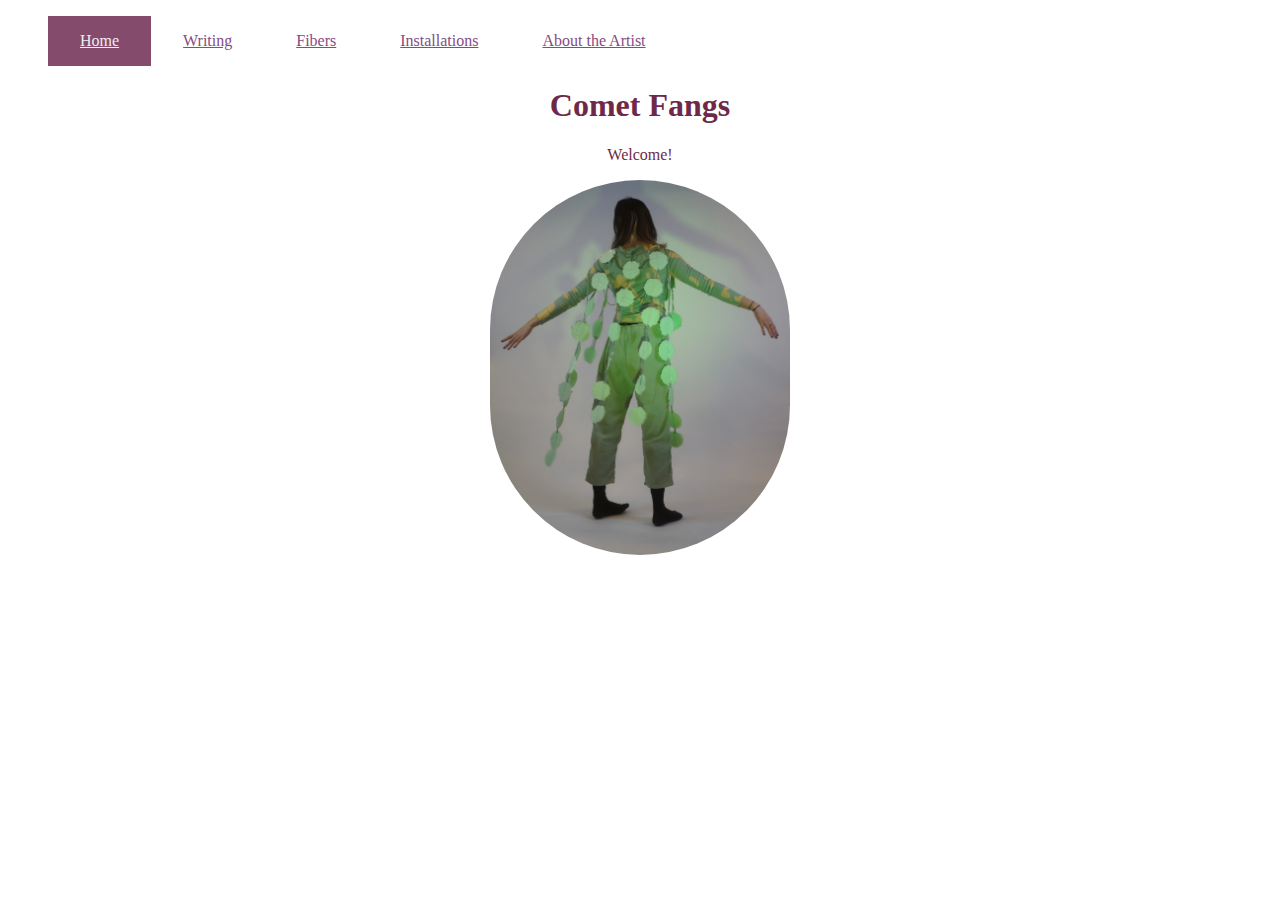
<file: docs/website/index.html>
<!DOCTYPE html>
<html lang='en'>
  <link href="styles.css" rel="stylesheet" type="text/css">
  
  <head>
    <meta charset='UTF-8'/>
    <title>Comet Fangs</title>
    <nav class="main-nav" id="main-nav">
      <ul>
        <li class="active"><a href="index.html">Home</a></li>
        <li><a href="writing.html">Writing</a></li>
        <li><a href="fibers.html">Fibers</a></li>
         <li><a href="installations.html">Installations</a></li>
         <li><a href="about.html">About the Artist</a></li>
  
      </ul>
    </nav>
    <style>
      img{
        width: 300px;
        border-radius: 150px;
        
      }
    </style>
  </head>

  <body>
    <h1>Comet Fangs</h1>
    <p>Welcome! </p>
    <img src='images/stringofpearls3.jpg' alt="The artist stands against a white background
    with their back to the viewer, arms raised just off to their sides. They are wearing an all green
    outfit - sweatpants and a long sleeve shirt - on top of which is their piece entitled String of Pearls."/>
  
  </body>
</html>
</file>
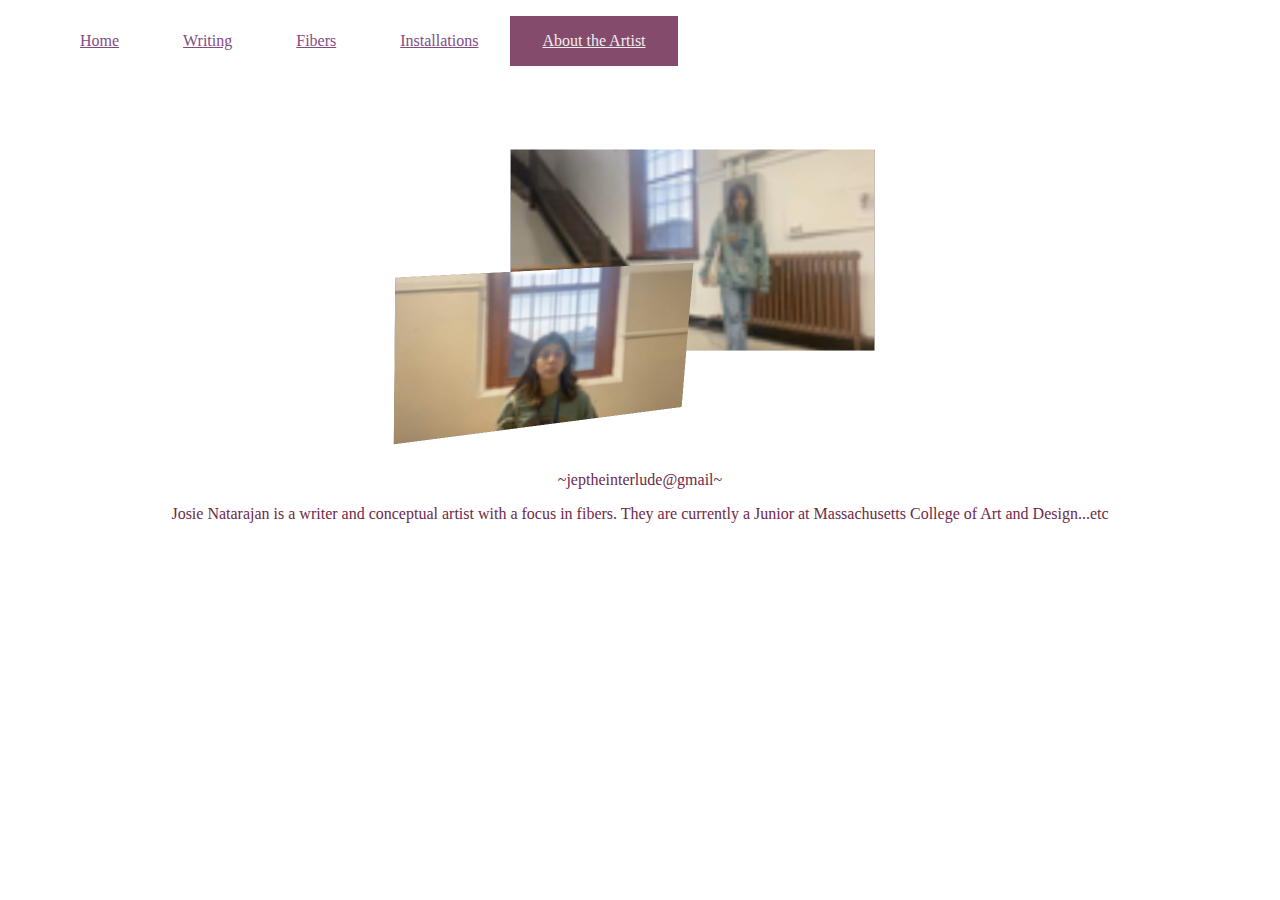
<file: docs/website/about.html>
<!DOCTYPE html>
<html lang='en'>
  <link href="styles.css" rel="stylesheet" type="text/css">
  
  <head>
    <meta charset='UTF-8'/>
    <title>Comet Fangs</title>
    <nav class="main-nav" id="main-nav">
      <ul>
        <li><a href="index.html">Home</a></li>
        <li><a href="writing.html">Writing</a></li>
        <li><a href="fibers.html">Fibers</a></li>
         <li><a href="installations.html">Installations</a></li>
         <li class="active"><a href="about.html">About the Artist</a></li>
  
      </ul>
    </nav>
    <style>
      img{
        width: 500px;
        
      }
    </style>
  </head>

  <body>
    <img src="images/funnyy2.png">
    <p>~jeptheinterlude@gmail~</p>
    <p>Josie Natarajan is a writer and conceptual artist with a focus in fibers. 
      They are currently a Junior at Massachusetts College of Art and Design...etc  </p>

  </body>
</html>
</file>
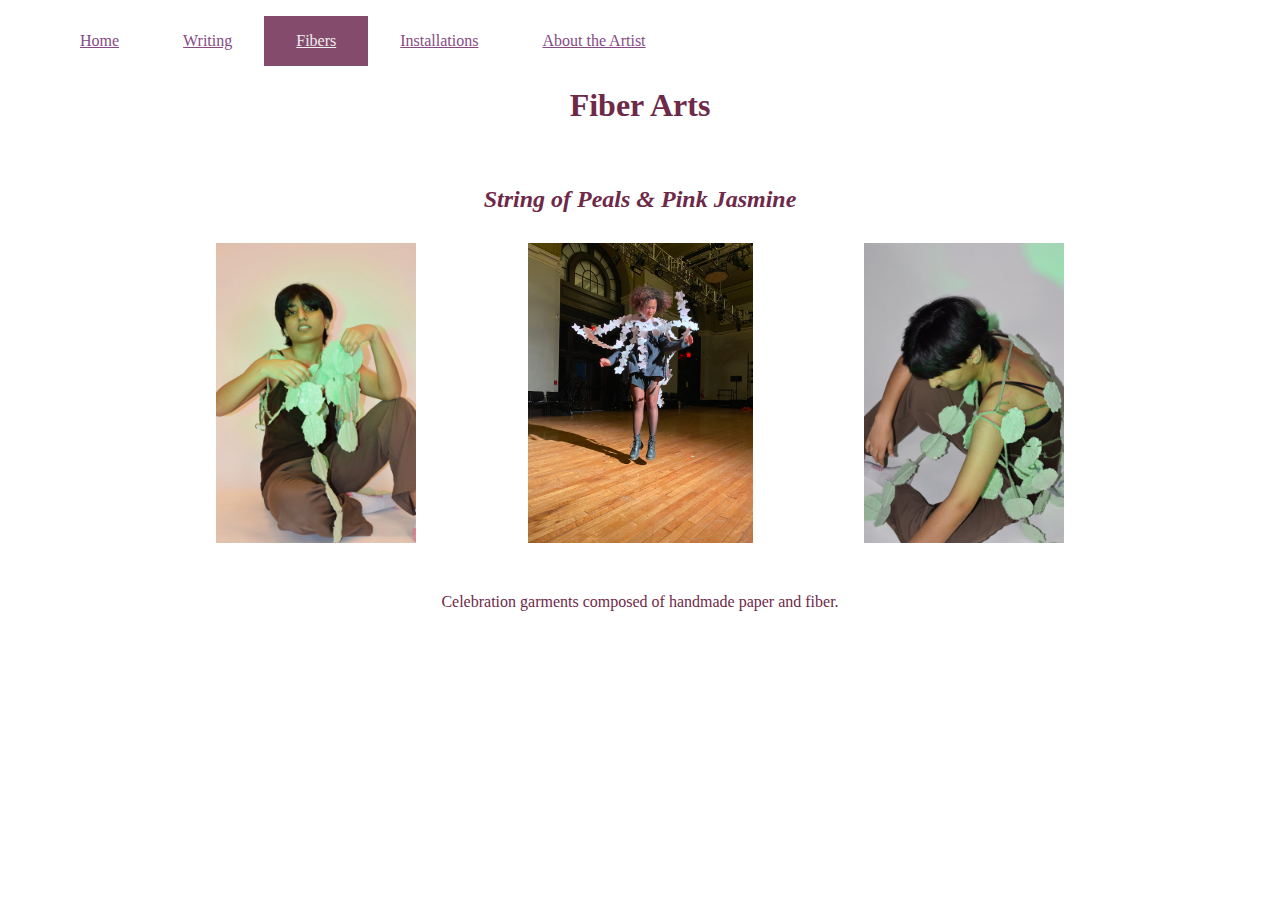
<file: docs/website/fibers.html>
<!DOCTYPE html>
<html>
  <link href="styles.css" rel="stylesheet" type="text/css">
  <nav class="main-nav" id="main-nav">
    <ul>
      <li><a href="index.html">Home</a></li>
      <li><a href="writing.html">Writing</a></li>
      <li class="active"><a href="fibers.html">Fibers</a></li>
       <li><a href="installations.html">Installations</a></li>
       <li><a href="about.html">About the Artist</a></li>
    </ul>
  </nav>

  <head>
    <title>Fiber Arts</title>
    <style>
      img{
        max-width: 300px;
        max-height: 300px;
      }
    </style>
  </head>
  <body>
    <h1>Fiber Arts</h1>
  </section>
  <section id="fiber-images">
    <h2><em>String of Peals & Pink Jasmine</em></h2>
    <div class="portfolio-item">
      <img src="images/DSC_0030.jpg" alt="The first of two images depicting the piece 'String of Pearls.'
      The model sits on the floor against a white backdrop, with the piece draped over their shoulders.
      String of pearls is comprised of multiple hand-made, circular pieces of paper dyed green, and attached
      to yarn to make a shawl-like object.">
    </div>
    <div class="portfolio-item">
      <img src="images/IMG_3569.JPG" alt="This image is of the piece 'Pink Jasmine.' Like the previous work,
      this one is another wearble piece. The model is shown jumping in the air as the image captures the pink-tinted
      pieces of paper shaped like flowers as they move about in the air like vines.">
    </div>
    <div class="portfolio-item">
      <img src="images/DSC_0041.jpg" alt="This is the second image depicting the String of Pearls. This time,
      it features a top-down view of the model, showing the intricate maze of yarn that holds the papers together
      as they fall over the model's back">
    </div>
  </section>
    <p>Celebration garments composed of handmade paper and fiber.  </p>
  </body>
</html>
</file>
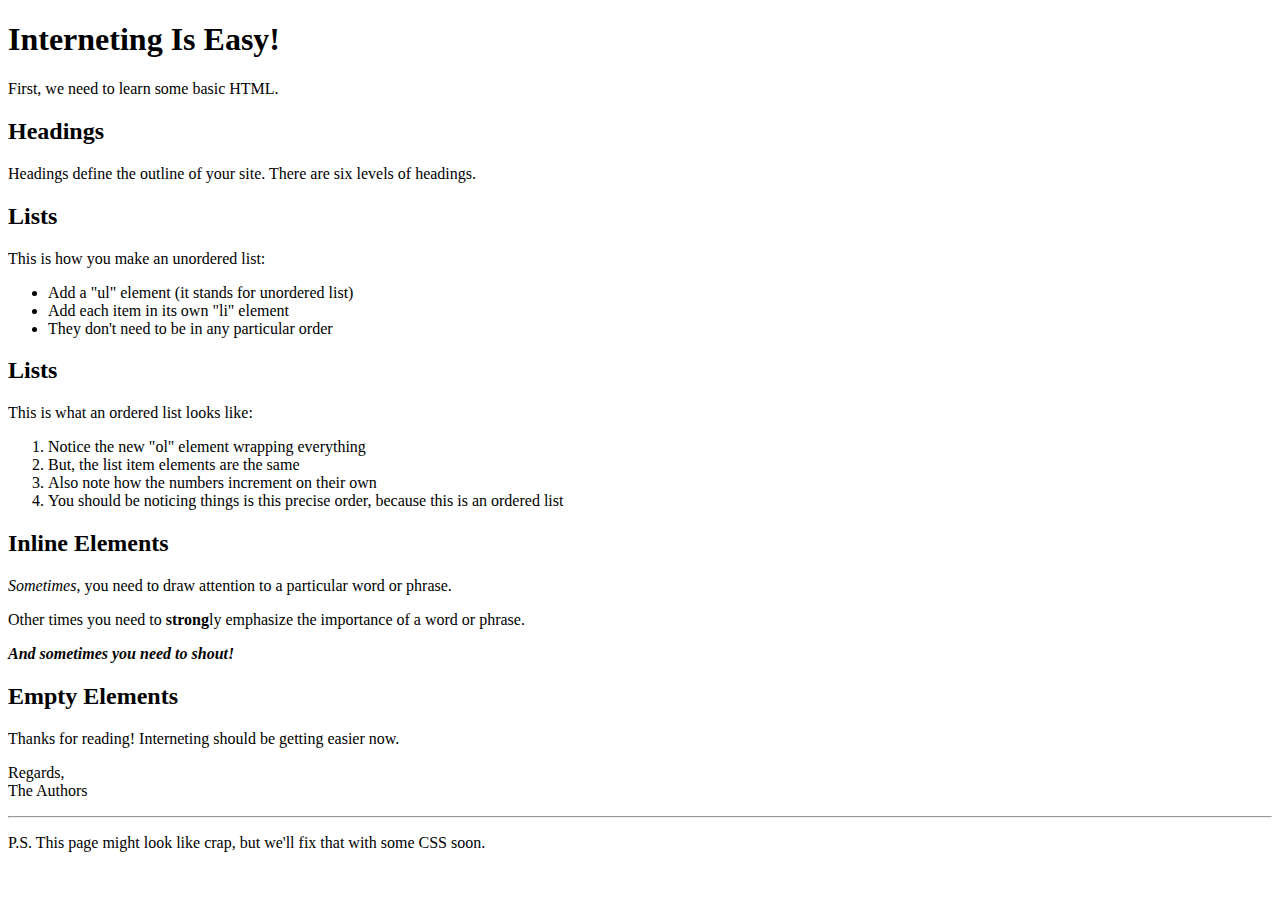
<file: tutorials/02-basic-web-pages/basics.html>
<!DOCTYPE html>
<html>
  <head>
    <title>Interneting Is Easy!</title>
  </head>
  <body>
    <h1>Interneting Is Easy!</h1>
    <p>First, we need to learn some basic HTML.</p>

    <h2>Headings</h2>
    <p>Headings define the outline of your site. There are six levels of
    headings.</p>

    <h2>Lists</h2>

<p>This is how you make an unordered list:</p>

<ul>
  <li>Add a "ul" element (it stands for unordered list)</li>
  <li>Add each item in its own "li" element</li>
  <li>They don't need to be in any particular order</li>
</ul>

    <h2>Lists</h2>

    <p>This is what an ordered list looks like:</p>

    <ol>
      <li>Notice the new "ol" element wrapping everything</li>
      <li>But, the list item elements are the same</li>
      <li>Also note how the numbers increment on their own</li>
      <li>You should be noticing things is this precise order, because this is
          an ordered list</li>
    </ol>

    <h2>Inline Elements</h2>

<p><em>Sometimes</em>, you need to draw attention to a particular word or
phrase.</p>
<p>Other times you need to <strong>strong</strong>ly emphasize the importance
    of a word or phrase.</p>
<p><em><strong>And sometimes you need to shout!</strong></em></p>

<h2>Empty Elements</h2>

<p>Thanks for reading! Interneting should be getting easier now.</p>

<p>Regards,<br/>
The Authors</p>

<hr/>

<p>P.S. This page might look like crap, but we'll fix that with some CSS
soon.</p>
  </body>
</html>
</file>
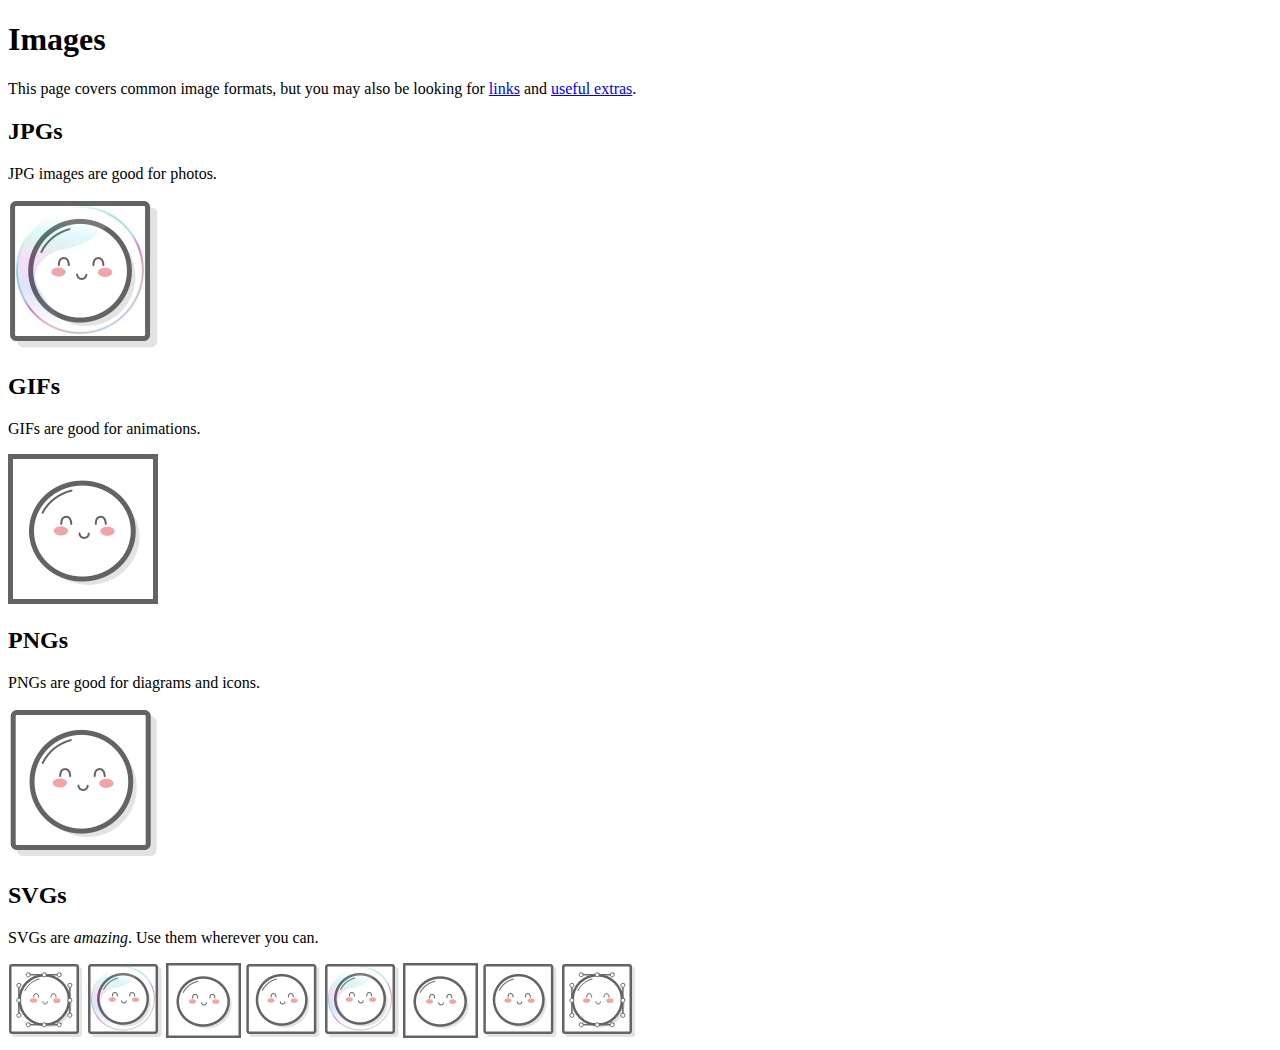
<file: tutorials/03-links-and-images/images.html>
<!DOCTYPE html>
<html>
  <head>
    <title>Images</title>
  </head>
  <body>
    <h1>Images</h1>
    <p>This page covers common image formats, but you may also be looking for <a
        href='links.html'>links</a> and <a href='misc/extras.html'>useful
        extras</a>.</p>
     
     <h2>JPGs</h2>
     
     <p>JPG images are good for photos.</p>
     
     <img src='images/mochi.jpg'/>
     <h2>GIFs</h2>

<p>GIFs are good for animations.</p>

<img src='images/mochi.gif'/>
<h2>PNGs</h2>

<p>PNGs are good for diagrams and icons.</p>

<img src='images/mochi.png'/>
<h2>SVGs</h2>

<p>SVGs are <em>amazing</em>. Use them wherever you can.</p>

<img src='images/mochi.svg'/>

<!-- In JPGs section -->
<img src='images/mochi.jpg' width='75'/>

<!-- In GIFs section -->
<img src='images/mochi.gif' width='75'/>

<!-- In PNGs section -->
<img src='images/mochi.png' width='75'/>
<!-- In JPGs section -->
<img src='images/mochi.jpg' width='75' alt='A mochi ball in a bubble'/>

<!-- In GIFs section -->
<img src='images/mochi.gif' width='75' alt='A dancing mochi ball'/>

<!-- In PNGs section -->
<img src='images/mochi.png' width='75' alt='A mochi ball'/>

<!-- In SVGs section -->
<img src='images/mochi.svg' alt='A mochi ball with Bézier handles'/>
  </body>
</html>
</file>
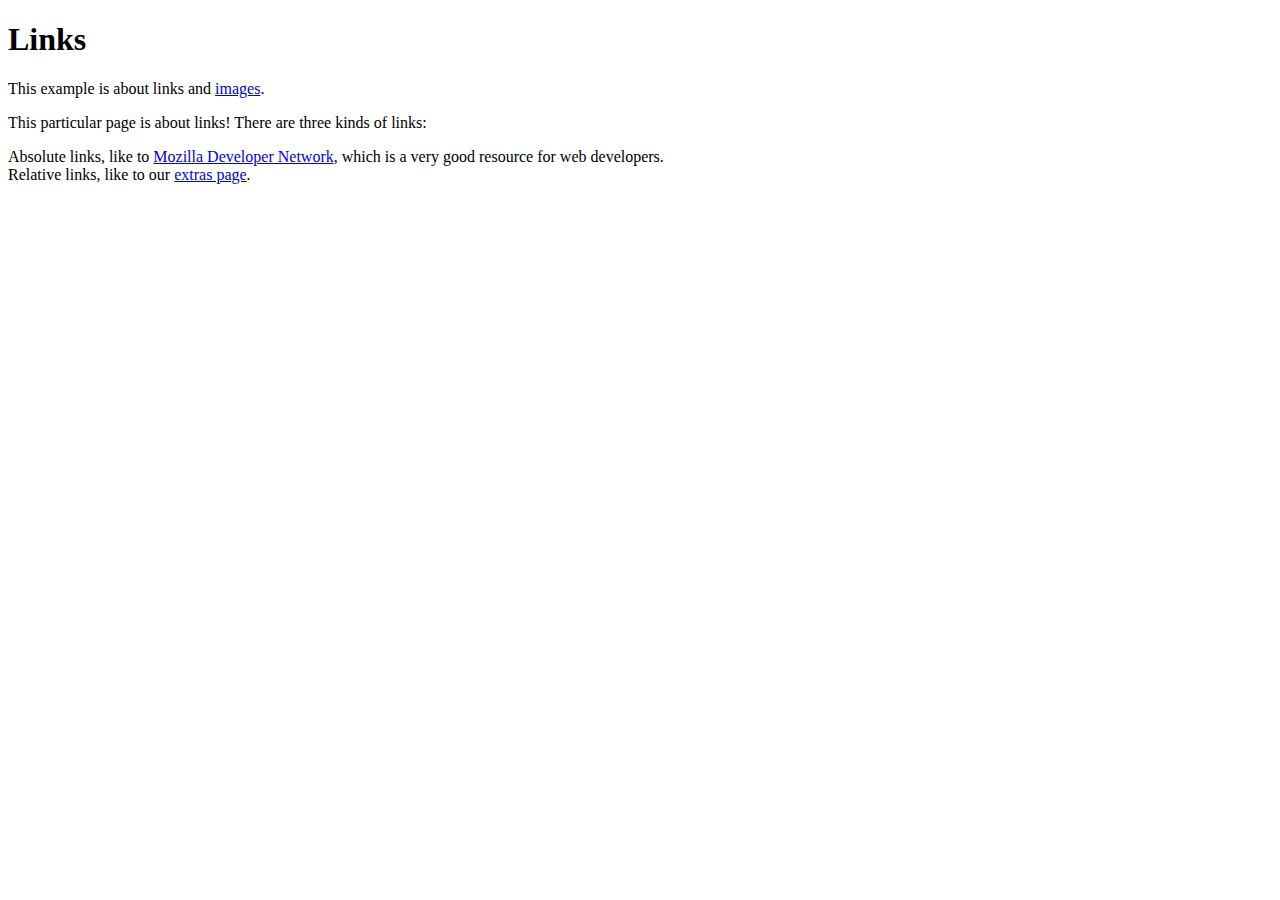
<file: tutorials/03-links-and-images/links.html>
<!DOCTYPE html>
<html>
  <head>
    <title>Links</title>
  </head>
  <body>
    <h1>Links</h1>
    <p>This example is about links and <a href='images.html'>images</a>.</p>
    <p>This particular page is about links! There are three kinds of links:</p>

<ul>
  <!-- Add <li> elements here -->
</ul>

<li>Absolute links, like to
    <a href='https://developer.mozilla.org/en-US/docs/Web/HTML'
       target='_blank'>Mozilla Developer Network</a>, which is a very good
       resource for web developers.</li>

    <li>Relative links, like to our <a href='misc/extras.html'>extras
        page</a>.</li>
  </body>
</html>
</file>
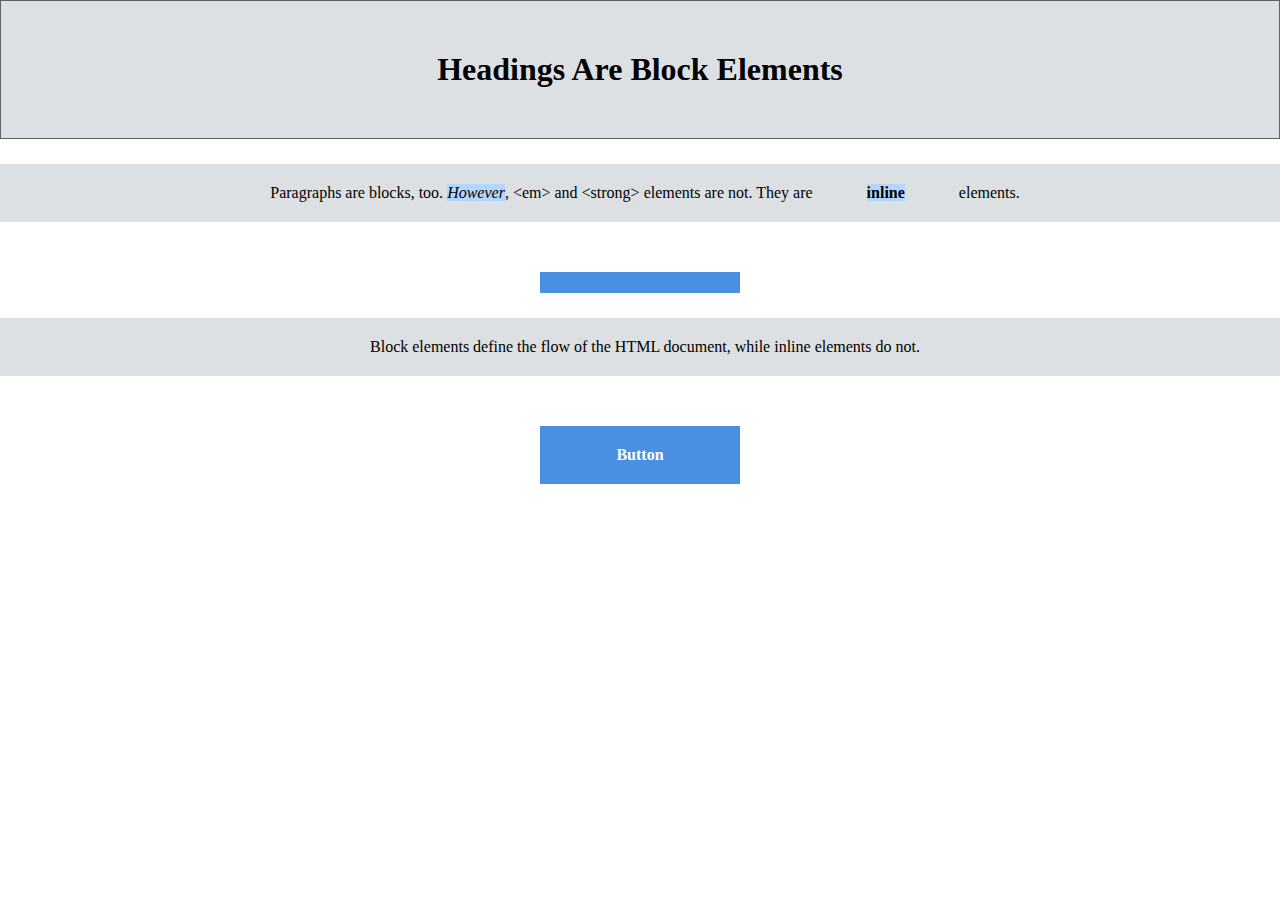
<file: tutorials/05-css-box-model/boxes.html>
<!DOCTYPE html>
<html lang='en'>
  <head>
    <meta charset='UTF-8'/>
    <title>Boxes Are Easy!</title>
    <link rel='stylesheet' href='box-styles.css'/>
  </head>
  <body>
    <h1>Headings Are Block Elements</h1>

<p>Paragraphs are blocks, too. <em>However</em>, &lt;em&gt; and &lt;strong&gt;
elements are not. They are <strong>inline</strong> elements.</p>

<div style='padding-top: 1px'></div>  <!-- Add this -->

<p>Block elements define the flow of the HTML document, while inline elements
do not.</p>
  </body>
</html>
<div>Button</div>
</file>
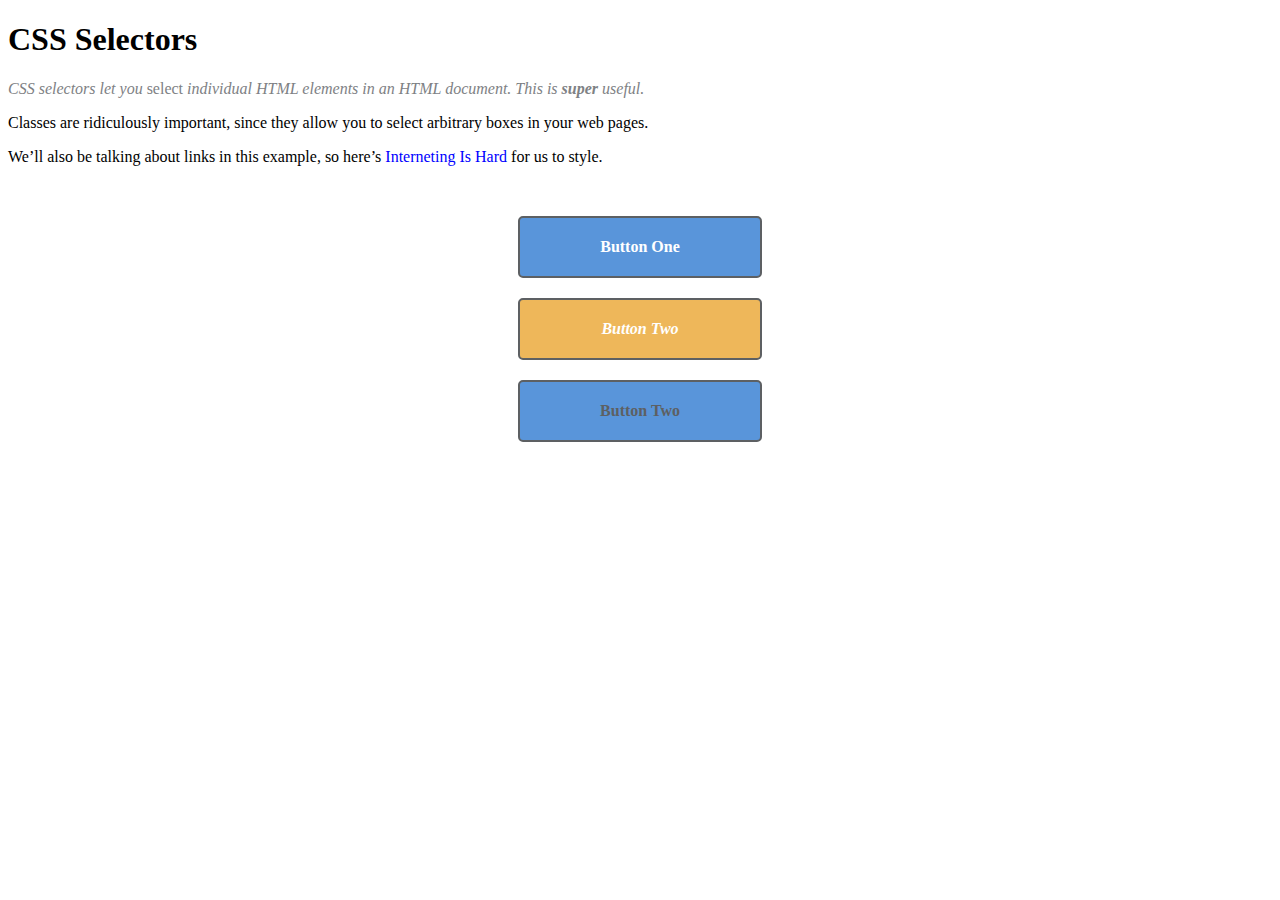
<file: tutorials/06-css-selectors/selectors.html>
<!DOCTYPE html>
<html lang='en'>
  <head>
    <meta charset='UTF-8'/>
    <title>CSS Selectors</title>
    <link rel='stylesheet' href='styles.css'/>
  </head>
  <body>
    <h1>CSS Selectors</h1>

    <p class='synopsis'>CSS selectors let you <em>select</em> individual HTML
        elements in an HTML document. This is <strong>super</strong> useful.</p>

    <p>Classes are ridiculously important, since they allow you to select
       arbitrary boxes in your web pages.</p>

    <p>We’ll also be talking about links in this example, so here’s
       <a href='https://internetingishard.com'>Interneting Is Hard</a> for us to
       style.</p>

       <a class='button' href='nowhere.html'>Button One</a>
       <a class='button call-to-action' href='nowhere.html'>Button Two</a>
       <a id='button-2' class='button' href='nowhere.html'>Button Two</a>

  </body>
</html>
</file>
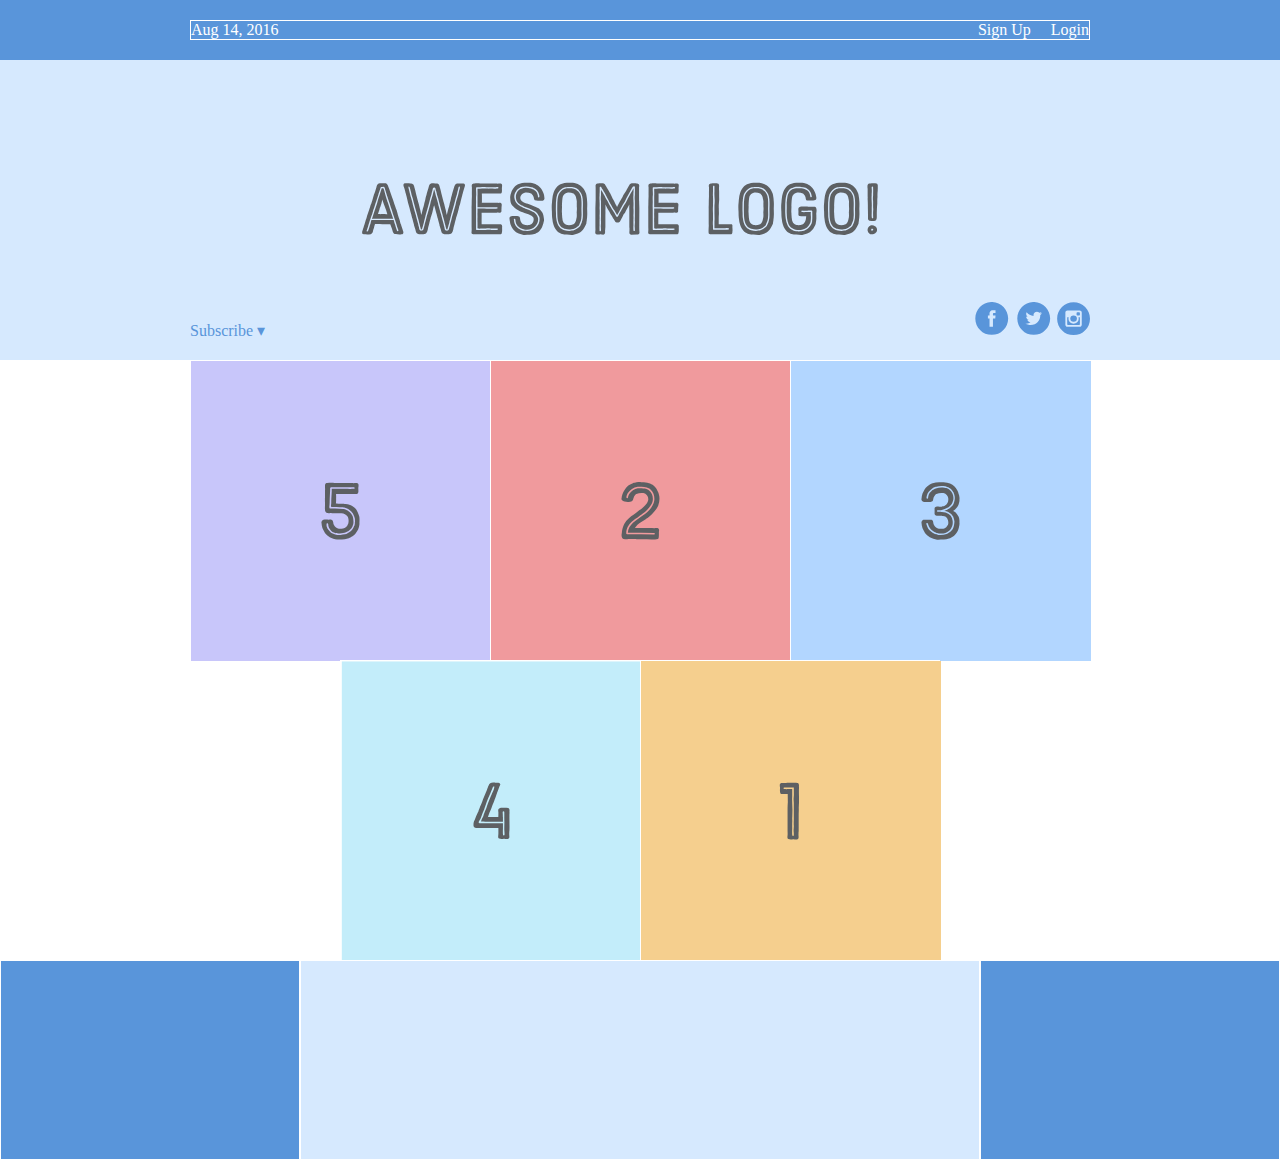
<file: tutorials/08-flexbox/flexbox.html>
<!DOCTYPE html>
<html lang='en'>
  <head>
    <meta charset='UTF-8'/>
    <title>Some Web Page</title>
    <link rel='stylesheet' href='styles.css'/>
  </head>
  <body>
    <div class='menu-container'>
        <div class='menu'>
          <div class='date'>Aug 14, 2016</div>
          <div class='signup'>Sign Up</div>
          <div class='login'>Login</div>
        </div>
      </div>
    <div class='header-container'>
        <div class='header'>
          <div class='subscribe'>Subscribe &#9662;</div>
          <div class='logo'><img src='images/awesome-logo.svg'/></div>
          <div class='social'><img src='images/social-icons.svg'/></div>
        </div>
      </div>
      <div class='photo-grid-container'>
        <div class='photo-grid'>
          <div class='photo-grid-item first-item'>
            <img src='images/one.svg'/>
          </div>
          <div class='photo-grid-item'>
            <img src='images/two.svg'/>
          </div>
          <div class='photo-grid-item'>
            <img src='images/three.svg'/>
          </div>
          <div class='photo-grid-item'>
            <img src='images/four.svg'/>
          </div>
          <div class='photo-grid-item last-item'>
            <img src='images/five.svg'/>
          </div>
        </div>
      </div>
      <div class='footer'>
        <div class='footer-item footer-one'></div>
        <div class='footer-item footer-two'></div>
        <div class='footer-item footer-three'></div>
      </div>

  </body>
</html>
</file>
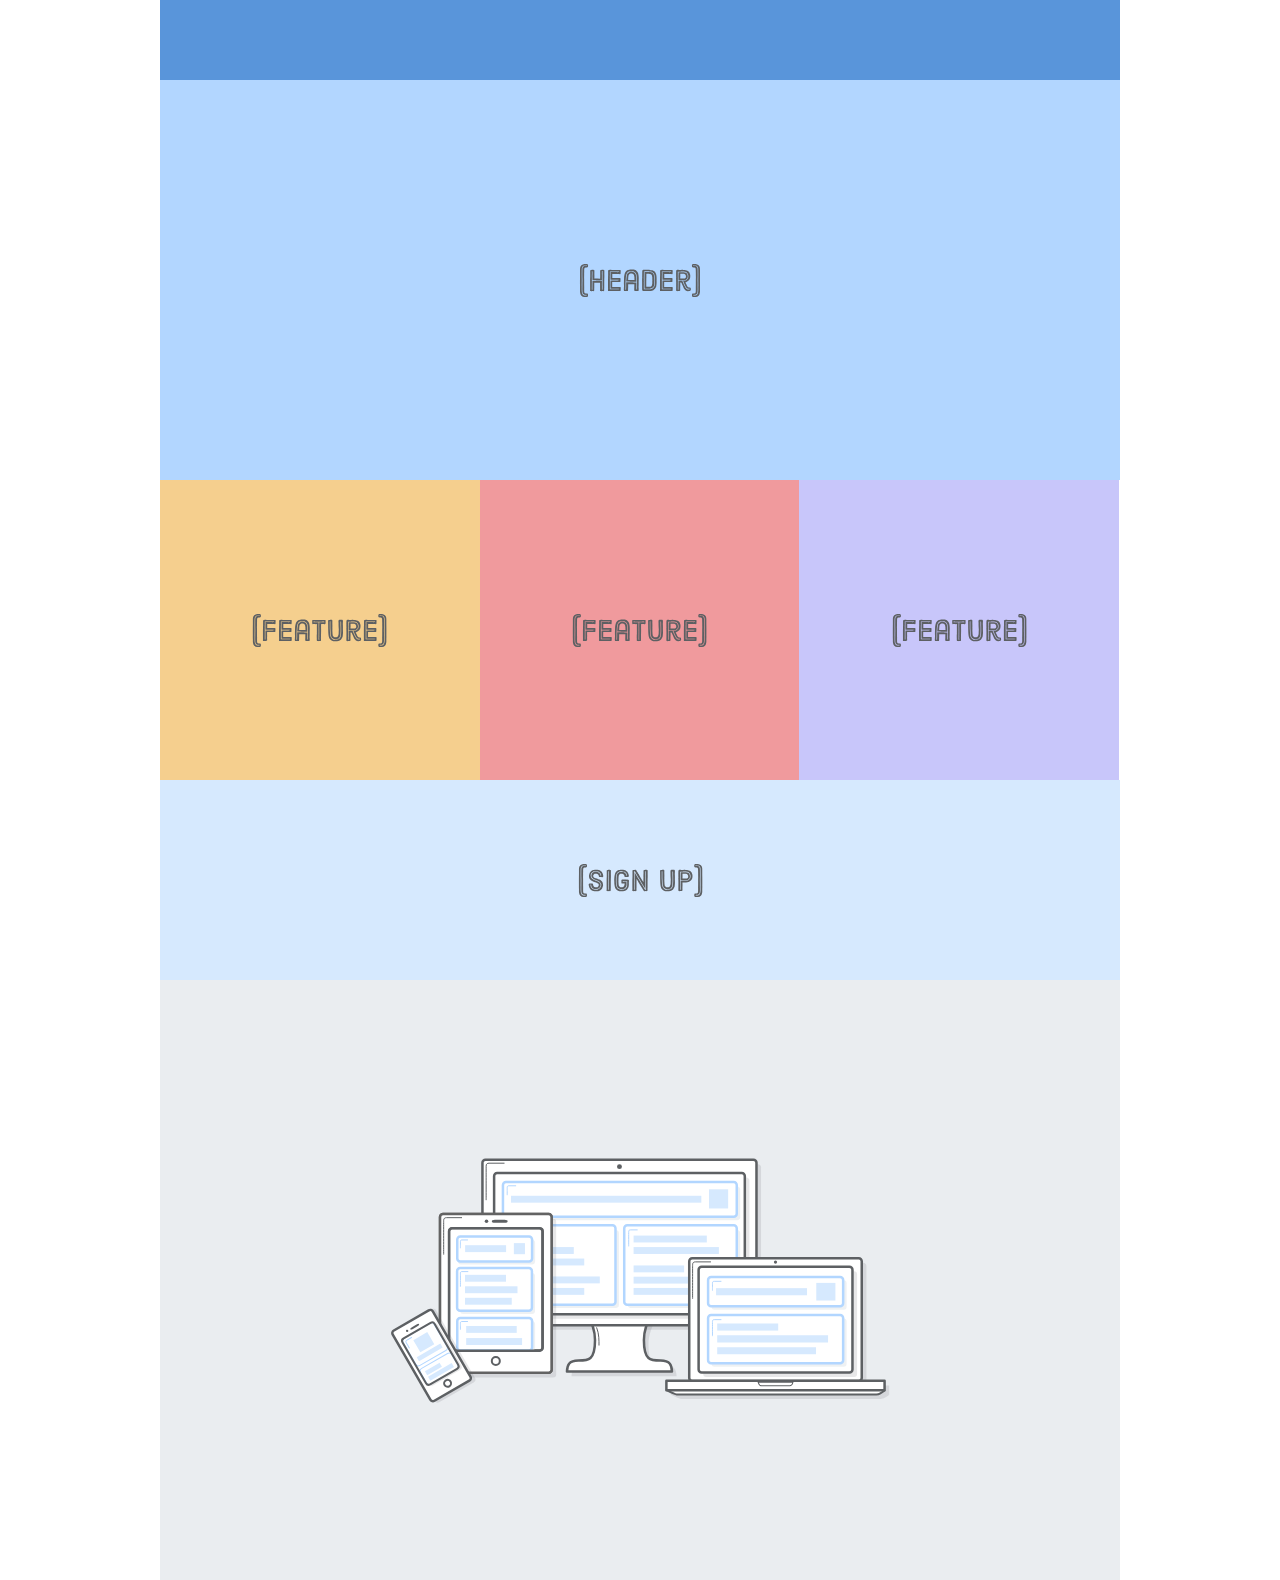
<file: tutorials/09-responsive-images/responsive.html>
<!DOCTYPE html>
<html lang='en'>
  <head>
    <meta charset='UTF-8'/>
    <title>Responsive Design</title>
    <link rel='stylesheet' href='styles.css'/>
    <meta name='viewport'
          content='width=device-width, initial-scale=1.0, maximum-scale=1.0' />
  </head>
  <body>
    <div class='page'>
      <div class='section menu'></div>
      <div class='section header'>
        <img src='images/header.svg'/>
      </div>
      <div class='section content'>
        <img class='illustration' src='images/illustration.svg' />
      </div>
      <div class='section sign-up'>
        <img src='images/sign-up.svg'/>
      </div>
      <div class='section feature-1'>
        <img src='images/feature.svg'/>
      </div>
      <div class='section feature-2'>
        <img src='images/feature.svg'/>
      </div>
      <div class='section feature-3'>
        <img src='images/feature.svg'/>
      </div>
    </div>
  </body>
</html>
</file>
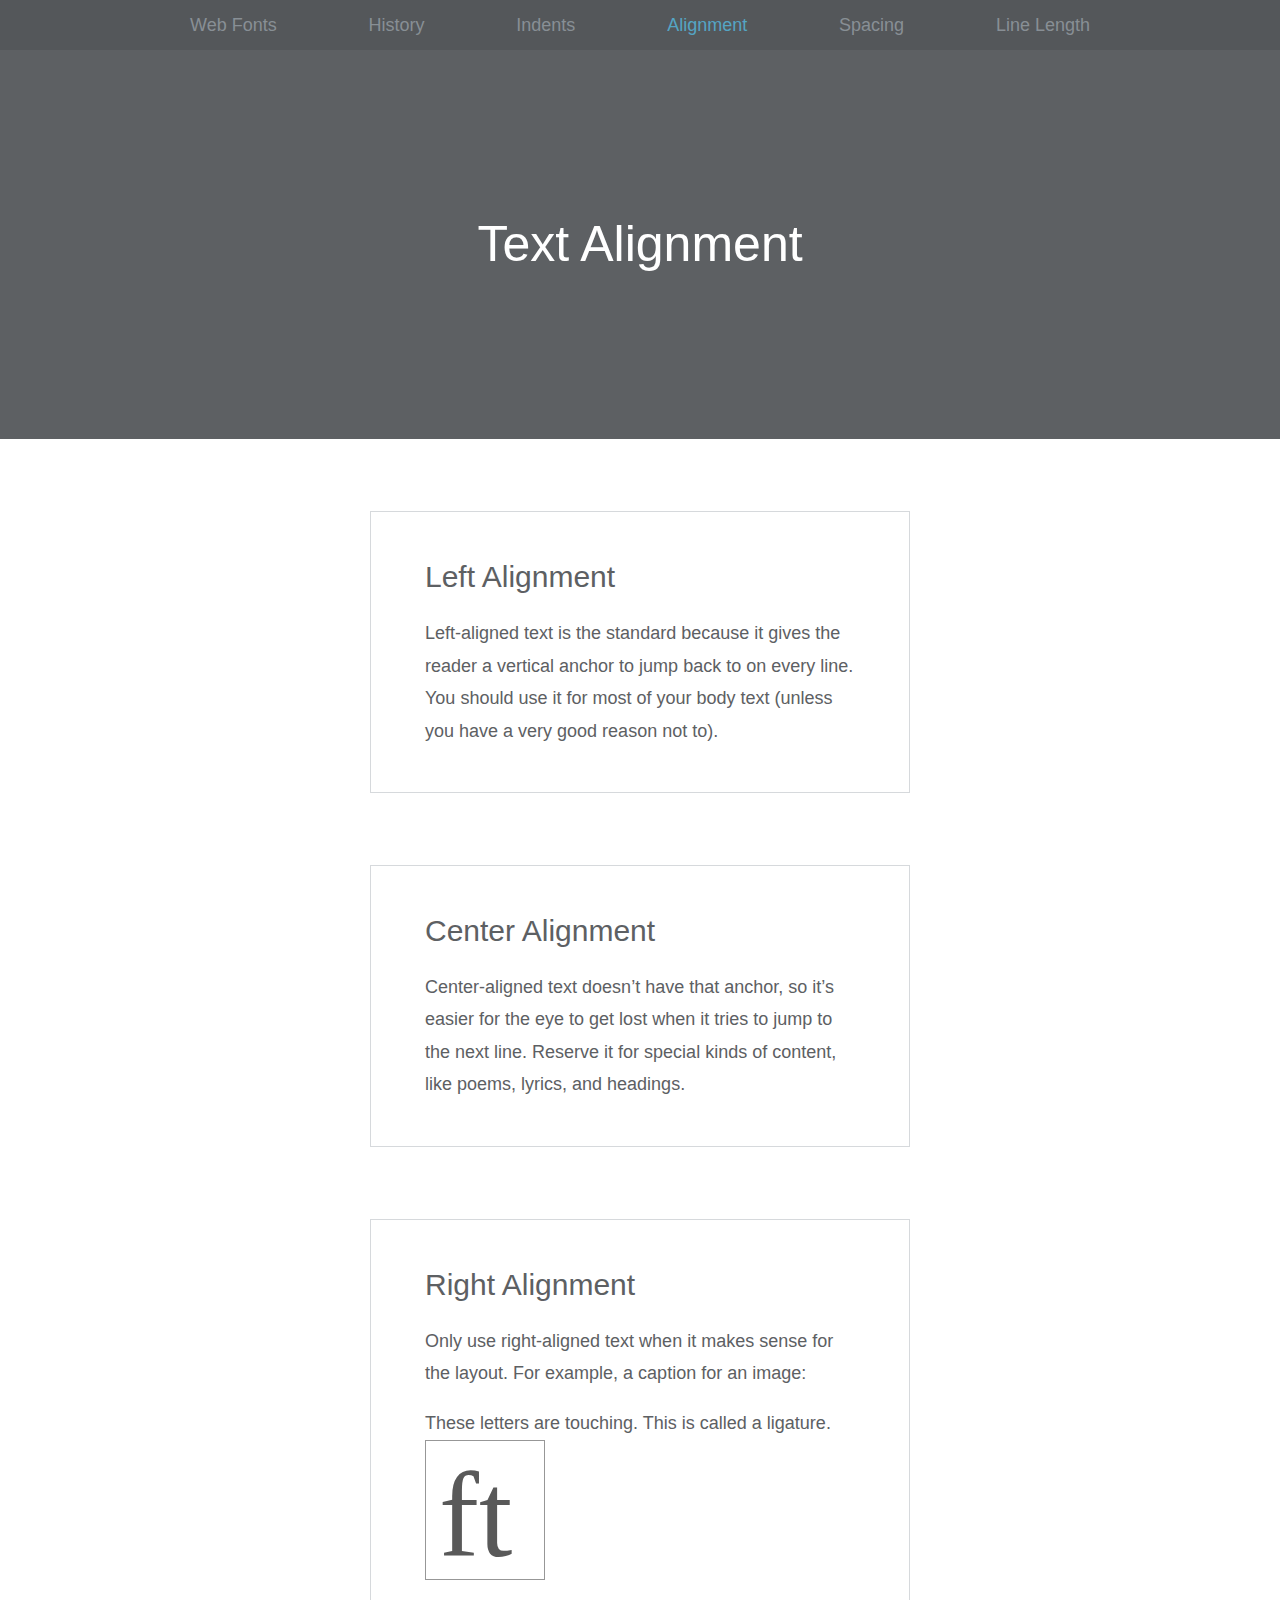
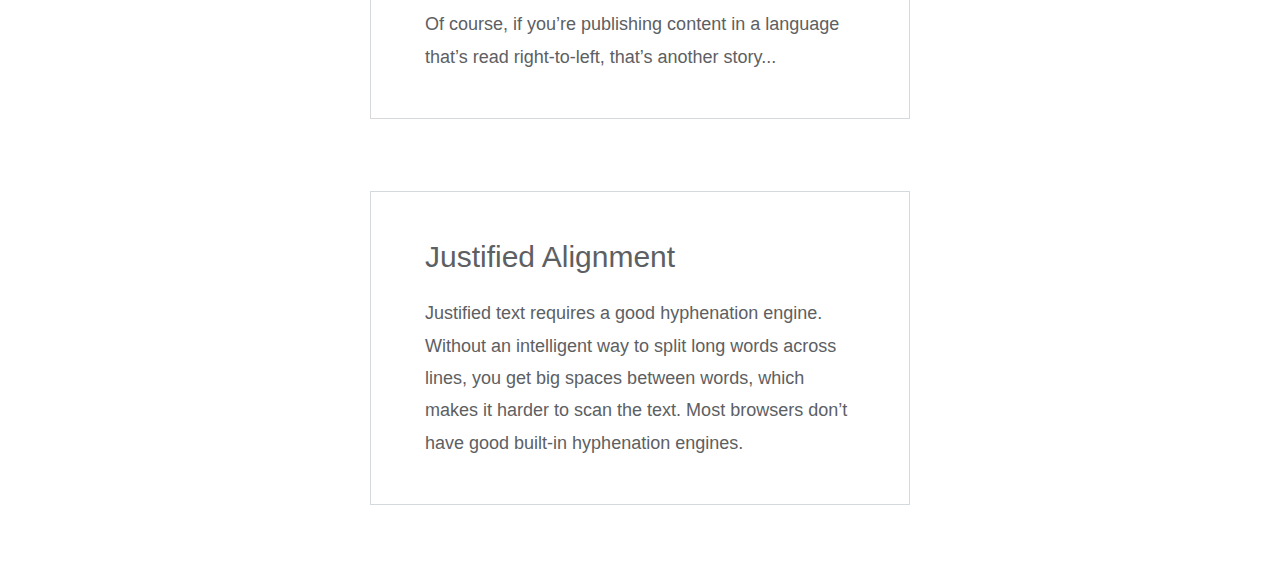
<file: tutorials/14-web-typography/alignment.html>
<!DOCTYPE html>
<html lang='en'>
<head>
  <meta charset='UTF-8'/>
  <title>Text Alignment</title>
  <link rel='stylesheet' href='typo.css'/>
</head>
<body>

<header>
  <nav>
    <ul>
      <li><a href='web-fonts.html'>Web Fonts</a></li>
      <li><a href='history.html'>History</a></li>
      <li><a href='indents.html'>Indents</a></li>
      <li class='selected'>Alignment</li>
      <li><a href='spacing.html'>Spacing</a></li>
      <li><a href='line-length.html'>Line Length</a></li>
    </ul>
  </nav>
  <div class='hero'>
    <h1>Text Alignment</h1>
  </div>
</header>

<div class='page'>

  <section class='section section--gray left'>
    <h2>Left Alignment</h2>

    <p>Left-aligned text is the standard because it gives the reader a vertical
    anchor to jump back to on every line. You should use it for most of your body
    text (unless you have a very good reason not to).</p>

  </section>

  <section class='section section--gray center'>
    <h2>Center Alignment</h2>

    <p>Center-aligned text doesn’t have that anchor, so it’s easier for the eye
    to get lost when it tries to jump to the next line. Reserve it for special
    kinds of content, like poems, lyrics, and headings.</p>

  </section>

  <section class='section section--gray'>
    <h2>Right Alignment</h2>

    <p>Only use right-aligned text when it makes sense for the layout. For
    example, a caption for an image:</p>

    <figure>
      <figcaption>These letters are touching. This is called a
      ligature.</figcaption>
      <img src='ligature.svg'/>
    </figure>

    <p>Of course, if you’re publishing content in a language that’s read
    right-to-left, that’s another story...</p>

  </section>

  <section class='section section--gray justify'>

    <h2>Justified Alignment</h2>

    <p>Justified text requires a good hyphenation engine. Without an intelligent
    way to split long words across lines, you get big spaces between words, which
    makes it harder to scan the text. Most browsers don’t have good built-in
    hyphenation engines.</p>
    
  </section>

</div>

</body>
</html>
</file>
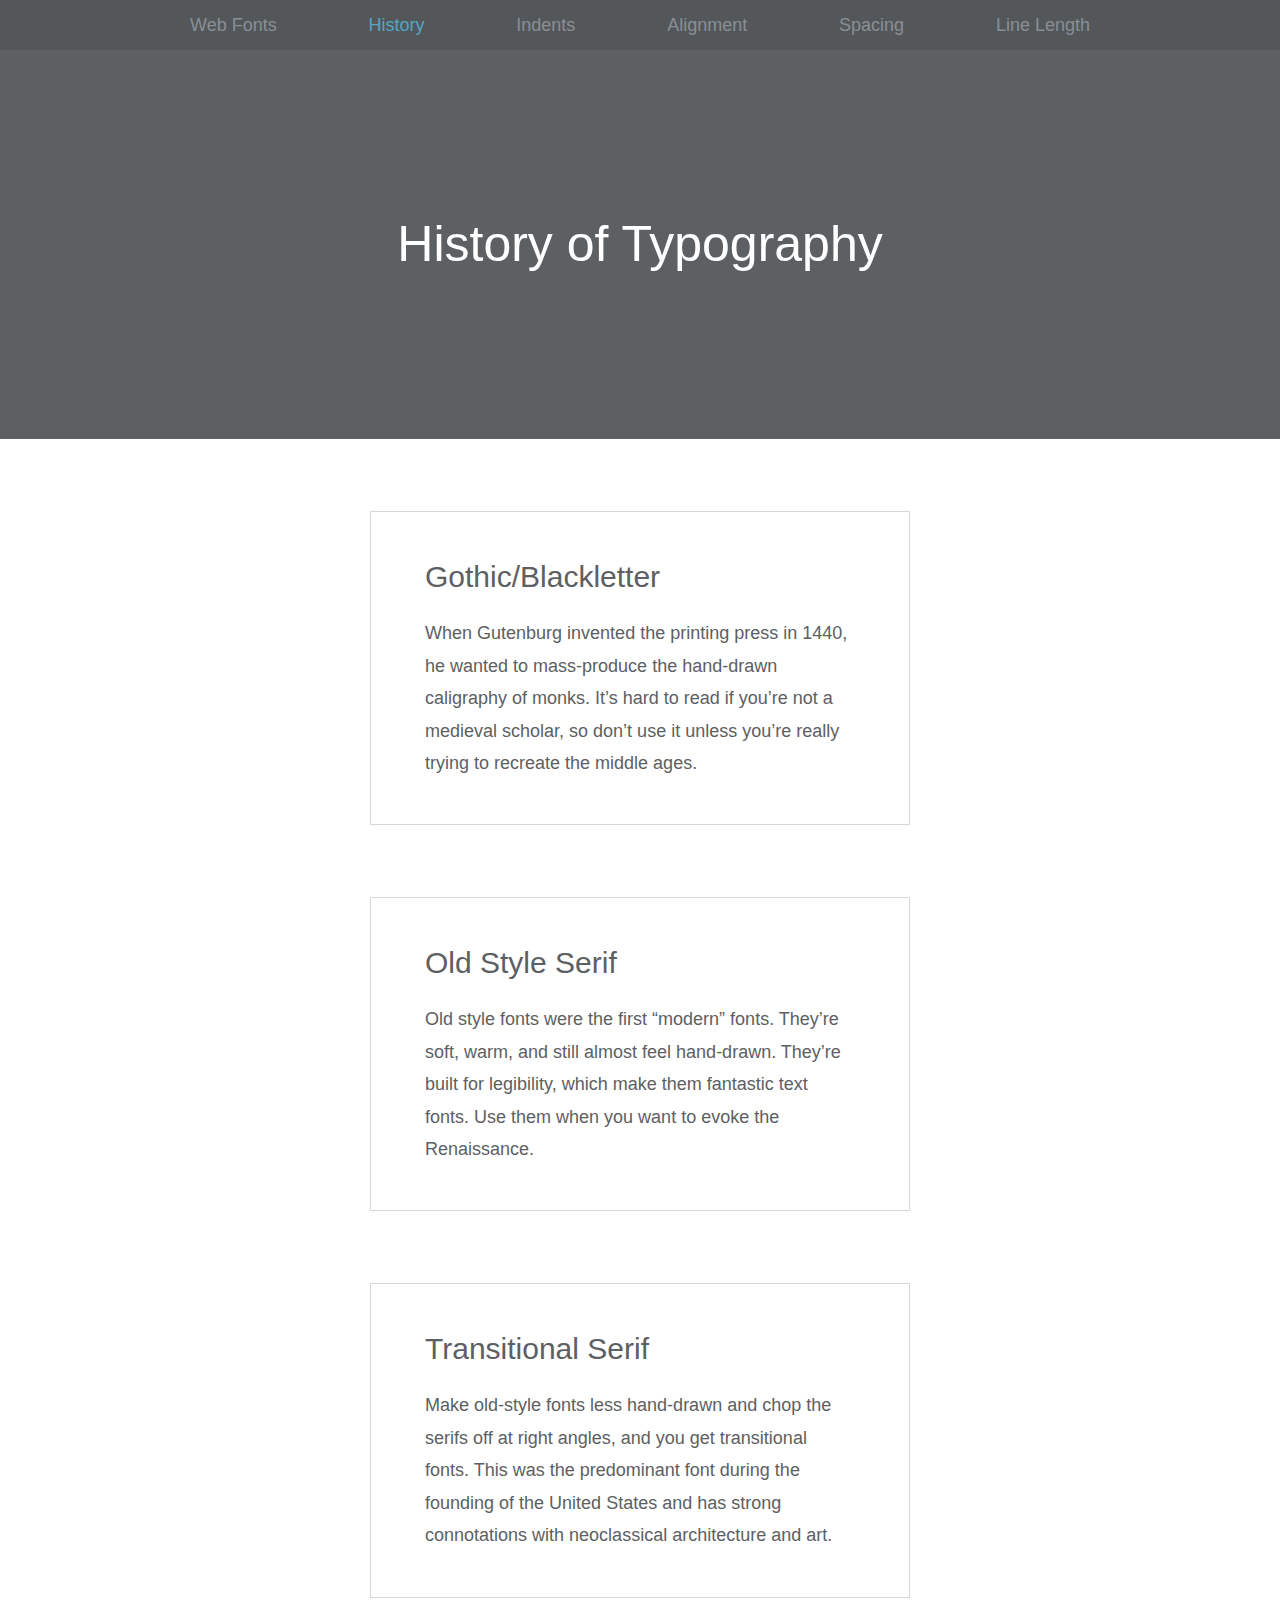
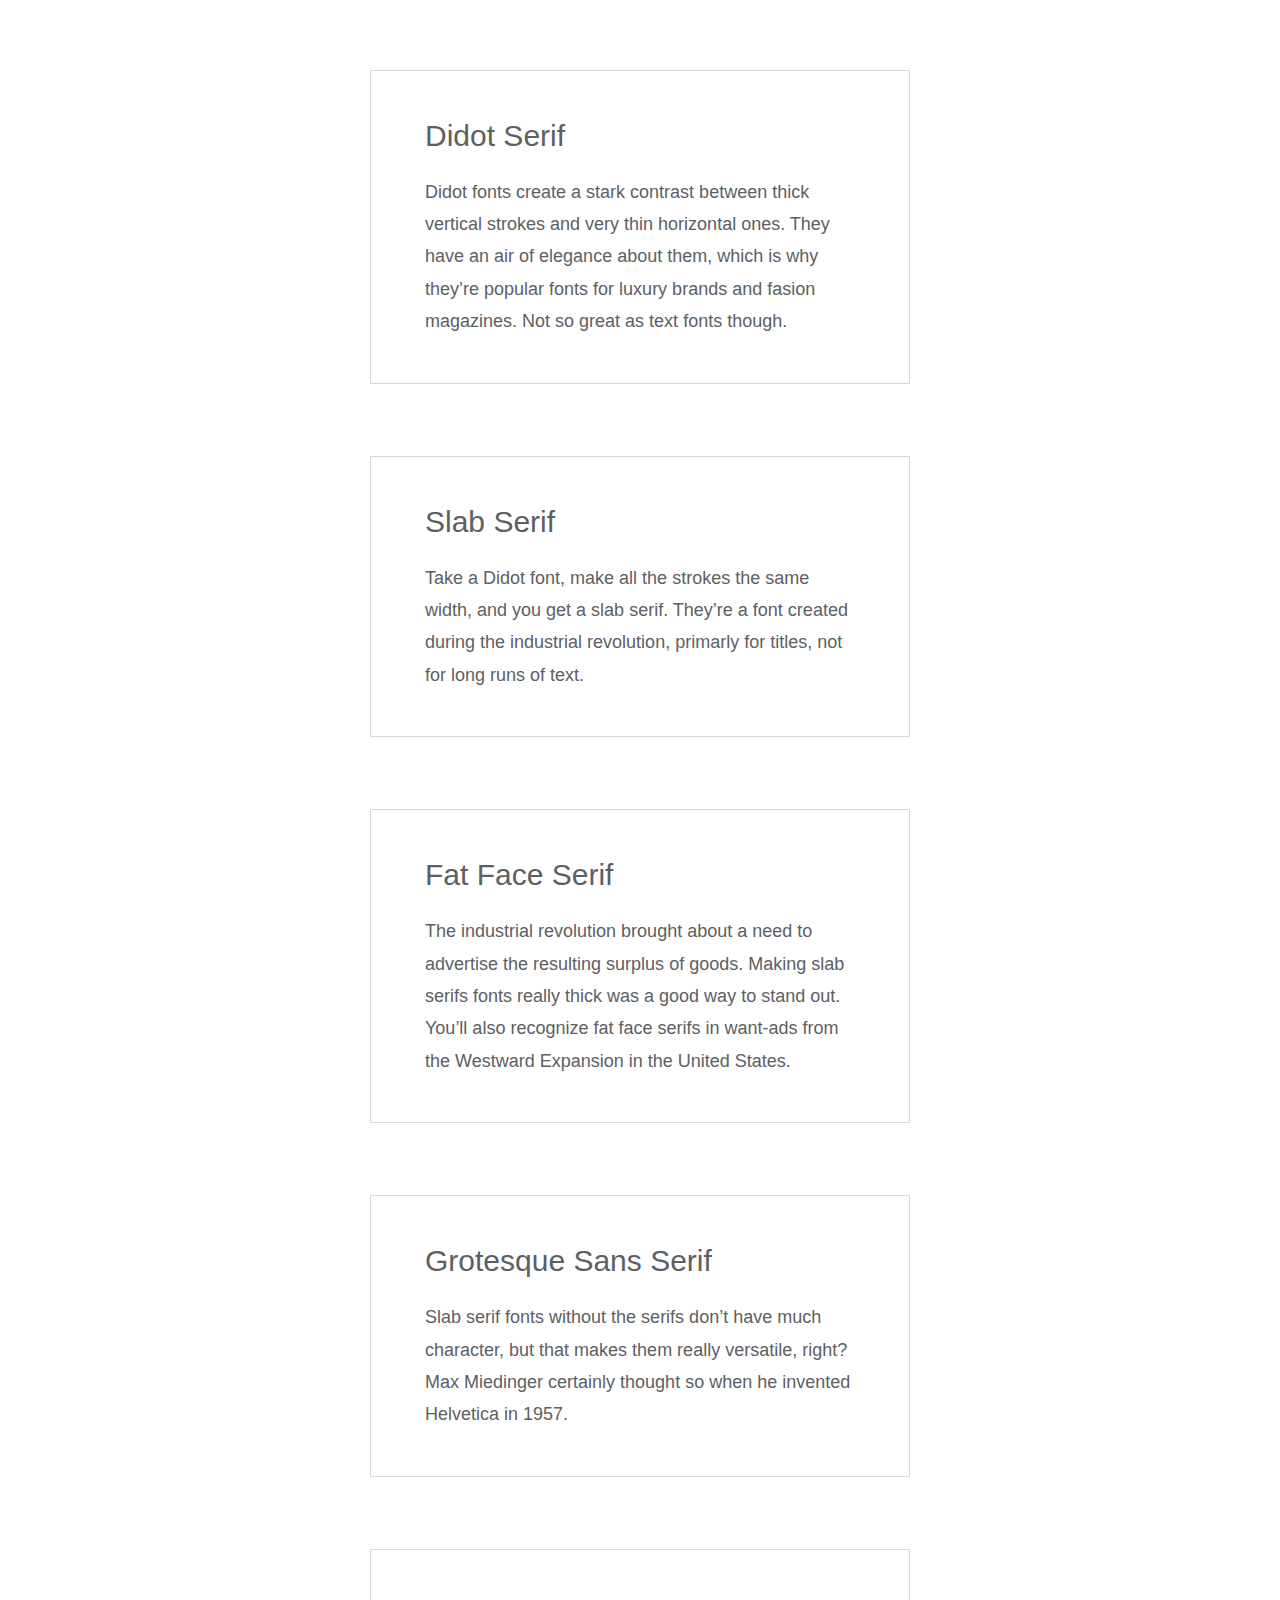
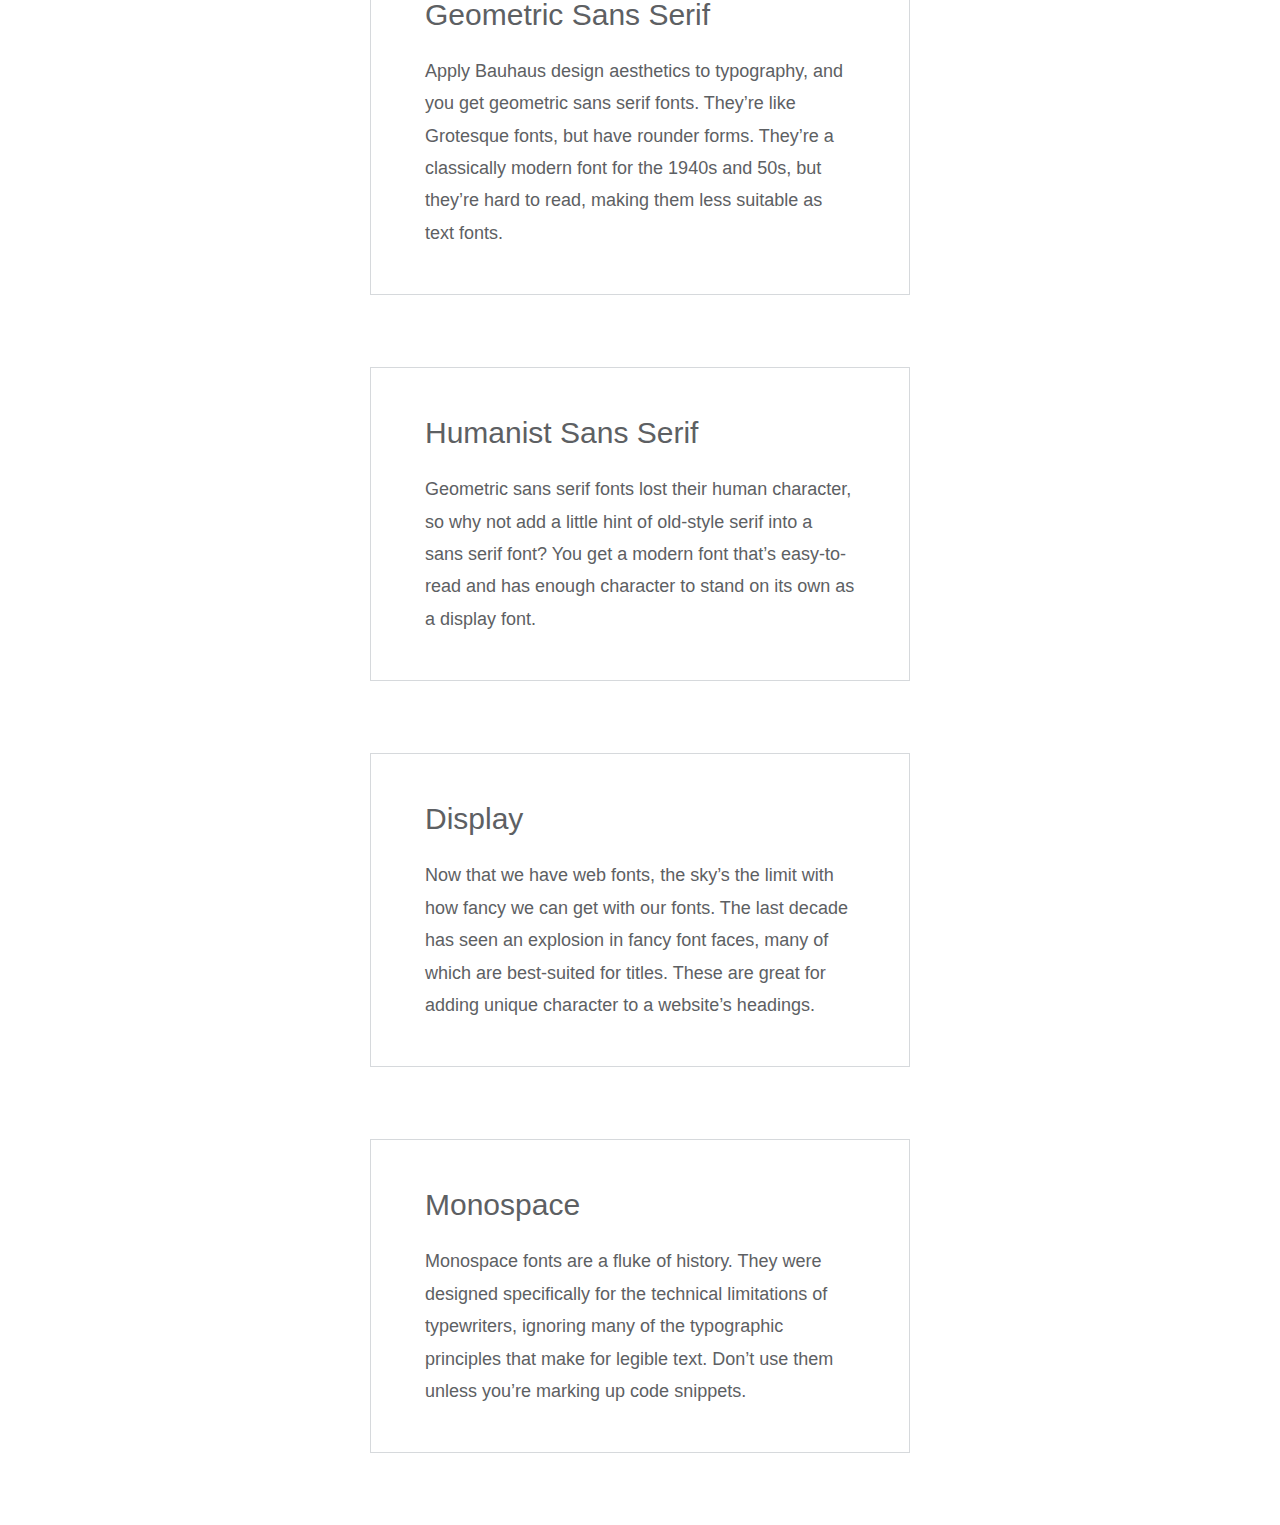
<file: tutorials/14-web-typography/history.html>
<!DOCTYPE html>
<html lang='en'>
<head>
  <meta charset='UTF-8'/>
  <title>History of Typography</title>
  <link rel='stylesheet' href='typo.css'/>
</head>
<body>

  <header>
    <nav>
      <ul>
        <li><a href='web-fonts.html'>Web Fonts</a></li>
        <li class='selected'>History</li>
        <li><a href='indents.html'>Indents</a></li>
        <li><a href='alignment.html'>Alignment</a></li>
        <li><a href='spacing.html'>Spacing</a></li>
        <li><a href='line-length.html'>Line Length</a></li>
      </ul>
    </nav>
    <div class='hero'>
      <h1>History of Typography</h1>
    </div>
  </header>

  <div class='page'>

    <section class='section section--gray blackletter'>
      <h2>Gothic/Blackletter</h2>

      <p>When Gutenburg invented the printing press in 1440, he wanted to
      mass-produce the hand-drawn caligraphy of monks. It’s hard to read if
      you’re not a medieval scholar, so don’t use it unless you’re really trying
      to recreate the middle ages.</p>

    </section>

    <section class='section section--gray old-style'>
      <h2>Old Style Serif</h2>

      <p>Old style fonts were the first “modern” fonts. They’re soft, warm, and
      still almost feel hand-drawn. They’re built for legibility, which make them
      fantastic text fonts. Use them when you want to evoke the Renaissance.</p>
    </section>

    <section class='section section--gray transitional'>
      <h2>Transitional Serif</h2>

      <p>Make old-style fonts less hand-drawn and chop the serifs off at right
      angles, and you get transitional fonts. This was the predominant font
      during the founding of the United States and has strong connotations with
      neoclassical architecture and art.</p>
    </section>


    <section class='section section--gray didot'>
      <h2>Didot Serif</h2>

      <p>Didot fonts create a stark contrast between thick vertical strokes and
      very thin horizontal ones. They have an air of elegance about them, which
      is why they’re popular fonts for luxury brands and fasion magazines. Not so
      great as text fonts though.</p>
    </section>


    <section class='section section--gray slab'>
      <h2>Slab Serif</h2>

      <p>Take a Didot font, make all the strokes the same width, and you get a
      slab serif. They’re a font created during the industrial revolution,
      primarly for titles, not for long runs of text.</p>
    </section>


    <section class='section section--gray fat-face'>
      <h2>Fat Face Serif</h2>

      <p>The industrial revolution brought about a need to advertise the
      resulting surplus of goods. Making slab serifs fonts really thick was a
      good way to stand out. You’ll also recognize fat face serifs in want-ads
      from the Westward Expansion in the United States.</p>

    </section>

    <section class='section section--gray grotesque'>
      <h2>Grotesque Sans Serif</h2>

      <p>Slab serif fonts without the serifs don’t have much character, but that
      makes them really versatile, right? Max Miedinger certainly thought so when
      he invented Helvetica in 1957.</p>

    </section>

    <section class='section section--gray geometric'>
      <h2>Geometric Sans Serif</h2>

      <p>Apply Bauhaus design aesthetics to typography, and you get geometric
      sans serif fonts. They’re like Grotesque fonts, but have rounder forms.
      They’re a classically modern font for the 1940s and 50s, but they’re hard
      to read, making them less suitable as text fonts.</p>

    </section>

    <section class='section section--gray humansit'>
      <h2>Humanist Sans Serif</h2>

      <p>Geometric sans serif fonts lost their human character, so why not add a
      little hint of old-style serif into a sans serif font? You get a modern
      font that’s easy-to-read and has enough character to stand on its own as a
      display font.</p>

    </section>

    <section class='section section--gray display'>
      <h2>Display</h2>

      <p>Now that we have web fonts, the sky’s the limit with how fancy we can
      get with our fonts. The last decade has seen an explosion in fancy font
      faces, many of which are best-suited for titles. These are great for adding
      unique character to a website’s headings.</p>

    </section>

    <section class='section section--gray monospace'>
      <h2>Monospace</h2>

      <p>Monospace fonts are a fluke of history. They were designed specifically
      for the technical limitations of typewriters, ignoring many of the
      typographic principles that make for legible text. Don’t use them unless
      you’re marking up code snippets.</p>

    </section>

  </div>

</body>
</html>
</file>
<file: docs/website/styles.css>
padding-top

.main-nav {
    background-color: #eee; /* light gray */
  }

  .main-nav a {
    color: #854b85;         /* text */
  }

  .main-nav ul {
    list-style-type: none;  /* Hide the bullets */
    display: flex;          /* Arrange horizontally, not vertically */
  }

  .main-nav li {
    padding: 1em 2em;           /* Add a little space around each link */
  }

  .main-nav .active {
    background-color: #854b6d;  /* box */
  }

  .main-nav .active a {
    color: #eee;            /* light gray, same as navbar */
  }

.main-nav {
    text-align: center;
}

body {
  color: rgb(110, 41, 73);
}



  * {

    text-align: center;
    
    }


  section {
    padding: 20px;
  }
  

.portfolio-item {
    display: inline-block;
    width: 300px;
    margin: 10px;
  }
  
  .portfolio-item img {
    height: auto;
  }
  
  
  .portfolio-item p {
    font-size: 18px;
    margin-top: 5px;
    margin-bottom: 10px;
  }
</file>
<file: tutorials/05-css-box-model/box-styles.css>
* {
    margin: 0;
    padding: 0;
    box-sizing: border-box;
  }
h1, p {
    background-color: #DDE0E3;    /* Light gray */
  }
  
  em, strong {
    background-color: #B2D6FF;
    display: inline;             /* This is the default for em and strong */
  }

  strong {
    margin: 50px;
  }

  h1 {
    padding: 50px;
    border: 1px solid #5D6063;
  }

  p {
    padding: 20px 0 20px 10px;
  
    margin-top: 25px;
    margin-bottom: 50px;
  }

  div {
    color: #FFF;
    background-color: #4A90E2;
    font-weight: bold;
    padding: 20px;
    text-align: center;
  
    width: 200px;
    box-sizing: border-box;
    margin: 20px auto; /* Vertical  Horizontal */
  }

  div {
    /* [Existing Declarations] */
    width: 200px;
  }

  body {
    text-align: center;
  }
</file>
<file: tutorials/06-css-selectors/styles.css>
p:first-of-type {
  color: #7E8184;
  font-style: italic;
}

  .button:link,                 /* Change this */
  .button:visited {             /* Change this */
    display: block;             /* Add this */
    text-decoration: none;      /* Add this */
  
    color: #FFF;                /* The rest is the same */
    background-color: #5995DA;
    font-weight: bold;
    padding: 20px;
    text-align: center;
    border: 2px solid #5D6063;
    border-radius: 5px;
  
    width: 200px;
    margin: 20px auto;
  }
  .button:hover,
.button:visited:hover {
  color: #FFF;
  background-color: #76AEED;  /* Light blue */
}
.button:active,
.button:visited:active {
  color: #FFF;
  background-color: #5995DA;  /* Blue */
}

.call-to-action:link,
.call-to-action:visited {
  font-style: italic;
  background-color: #EEB75A;     /* Yellow */
}

.call-to-action:hover,
.call-to-action:visited:hover {
  background-color: #F5CF8E;     /* Light yellow */
}

.call-to-action:active,
.call-to-action:visited:active {
  background-color: #EEB75A;     /* Yellow */
}
  .synopsis em {
    font-style: normal;
  }

  a:link {
    color: blue;
    text-decoration: none;
  }
  a:visited {
    color: purple;
  }
  a:hover {
    color: aqua;
    text-decoration: underline;
  }
  a:active {
    color: red;
  }
  a:visited:hover {
    color: orange;
  }
  a:visited:active {
    color: red;
  }
  p:last-of-type {
    margin-bottom: 50px;
  }
  #button-2 {
    color: #5D6063;  /* Dark gray */
  }
</file>
<file: tutorials/08-flexbox/styles.css>
* {
    margin: 0;
    padding: 0;
    box-sizing: border-box;
  }
  
  
  .menu-container {
    color: #fff;
    background-color: #5995DA;  /* Blue */
    padding: 20px 0;
      /* ... */
  display: flex;
  justify-content: center;    /* Add this */
}
    

.menu {
    border: 1px solid #fff;
    width: 900px;
    display: flex;
    justify-content: space-between;
  }

  .links {
    display: flex;
    justify-content: flex-end;
  }
  
  .login {
    margin-left: 20px;
  }

  .header-container {
    color: #5995DA;
    background-color: #D6E9FE;
    display: flex;
    justify-content: center;
  }
  
  .header {
    width: 900px;
    height: 300px;
    display: flex;
    justify-content: space-between;
    align-items: center;  /* Add this */
    
  }

  .photo-grid-container {
    display: flex;
    justify-content: center;
  }
  
  .photo-grid {
    width: 900px;
    display: flex;
    justify-content: center;
    flex-wrap: wrap;
    flex-direction: row-reverse;  /* <--- Really freaking cool! */
    align-items: center;
    flex-direction: row;  /* Update this */
    align-items: center;
  }
  
  .first-item {
    order: 1;
  }
  
  .last-item {
    order: -1;
  }

  .photo-grid-item {
    border: 1px solid #fff;
    width: 300px;
    height: 300px;
  }

  .social,
.subscribe {
  align-self: flex-end;
  margin-bottom: 20px;
}

.footer {
    display: flex;
    justify-content: space-between;
  }
  
  .footer-item {
    border: 1px solid #fff;
    background-color: #D6E9FE;
    height: 200px;
    flex: 1;
  }
  .footer-one,
  .footer-three {
    background-color: #5995DA;
    flex: initial;
    width: 300px;
  }
  .signup {
    margin-left: auto;
  }
</file>
<file: tutorials/09-responsive-images/styles.css>
* {
  margin: 0;
  padding: 0;
  box-sizing: border-box;
}

.page {
  display: flex;
  flex-wrap: wrap;
}

.section {
  width: 100%;
  height: 300px;
  display: flex;
  justify-content: center;
  align-items: center;
}

.menu {
  background-color: #5995DA;
  height: 80px;
}

.header {
  background-color: #B2D6FF;
}

.content {
  background-color: #EAEDF0;
  height: 600px;
}

.sign-up {
  background-color: #D6E9FE;
}

.feature-1 {
  background-color: #F5CF8E;
}

.feature-2 {
  background-color: #F09A9D;
}

.feature-3 {
  background-color: #C8C6FA;
}

/* Mobile Styles */
@media only screen and (max-width: 400px) {
  body {
    background-color: #F09A9D; /* Red */
  }
}

/* Tablet Styles */
@media only screen and (min-width: 401px) and (max-width: 960px) {
  .sign-up,
  .feature-1,
  .feature-2,
  .feature-3 {
    width: 50%;
  }
}

/* Desktop Styles */
@media only screen and (min-width: 961px) {
  .page {
    width: 960px;
    margin: 0 auto;
  }
  .feature-1,
  .feature-2,
  .feature-3 {
    width: 33.3%;
  }
  .header {
    height: 400px;
  }
  .sign-up {
    height: 200px;
    order: 1;
  }
  .content {
    order: 2;
  }
}
</file>
<file: tutorials/14-web-typography/typo.css>
* {
  margin: 0;
  padding: 0;
  box-sizing: border-box;
}

body {
  font-family: sans-serif;
  font-size: 18px;
  line-height: 1.8em;
  color: #5D6063;
}


h1, h2, h3, h4, h5, h6 {
  line-height: 1.3em;
  font-weight: normal;
  font-style: normal;
}


header {
  text-align: center;
  color: #FFF;
}

nav {
  background-color: #54575A;
}

nav ul {
  display: flex;
  justify-content: space-between;
  flex-wrap: wrap;

  width: 100%;
  max-width: 900px;
  margin: 0 auto;
}

nav li {
  list-style-type: none;

  width: 50%;
  padding-top: .5em;
  padding-bottom: .5em;

  border-top: 1px solid #888F95;
}

nav li:nth-of-type(1),
nav li:nth-of-type(2) {
  border-top: none;
}

nav li:nth-of-type(2n) {
  border-left: 1px solid #888F95;
}

nav li.selected {
  color: #54A5C4;
}

nav a:link,
nav a:visited {
  color: #888F95;
  text-decoration: none;
}

nav a:hover,
nav a:visited:hover,
nav a:active,
nav a:visited:active {
  color: #54A5C4;
  text-decoration: underline;
}


.hero {
  padding-top: 9em;
  padding-bottom: 9em;
  background-color: #5D6063;
}

.hero h1 {
  font-size: 50px;
}


.section {
  padding: 4em 1em;

  margin: 0 auto;
  max-width: 540px;
}

.section h2 {
  font-size: 30px;
  margin-bottom: .7em;
}

.section--gray {
  border-top: 1px solid #D6D9DC;
}

.section--blue {
  border-top: 1px solid #B2D6FF;
}

.section--blue h2 {
  color: #5995DA;
}

.section--red {
  border-top: 1px solid #F09A9D;
}

.section--red h2 {
  color: #D55C5F;
}

.section:first-of-type {
  border-top: none;
}

.section p,
.section ul,
.section ol,
.section figure {
  margin-bottom: 1em;
}

.section p:last-child,
.section ul:last-child,
.section ol:last-child,
.section figure:last-child {
  margin-bottom: 0;
}

.button:link,
.button:visited {
  display: block;
  text-decoration: none;

  color: #FFF;
  background-color: #4A90E2;
  font-weight: bold;
  padding: 10px;
  border-radius: 5px;
  text-align: center;

  margin: 1.8em auto;
}

.button:hover,
.button:visited:hover {
  color: #FFF;
  background-color: #6AA9F4;
}

.button:active,
.button:visited:active {
  color: #FFF;
  background-color: #3F7CC4;
}


@media only screen and (min-width: 580px) {
  .section {
    margin: 4em auto;
    padding: 2.5em 3em;
  }
  .section--gray:first-of-type,
  .section--gray {
    border: 1px solid #D6D9DC;
  }
  .section--blue:first-of-type,
  .section--blue {
    border: 1px solid #B2D6FF;
  }
  .section--red:first-of-type,
  .section--red {
    border: 1px solid #F09A9D;
  }
}


@media only screen and (min-width: 750px) {
  nav {
    padding-left: 2em;
    padding-right: 2em;
  }
  nav li {
    width: auto;
    border-top: none;
  }

  nav li:nth-of-type(2n) {
    border-left: none;
  }
}
</file>
